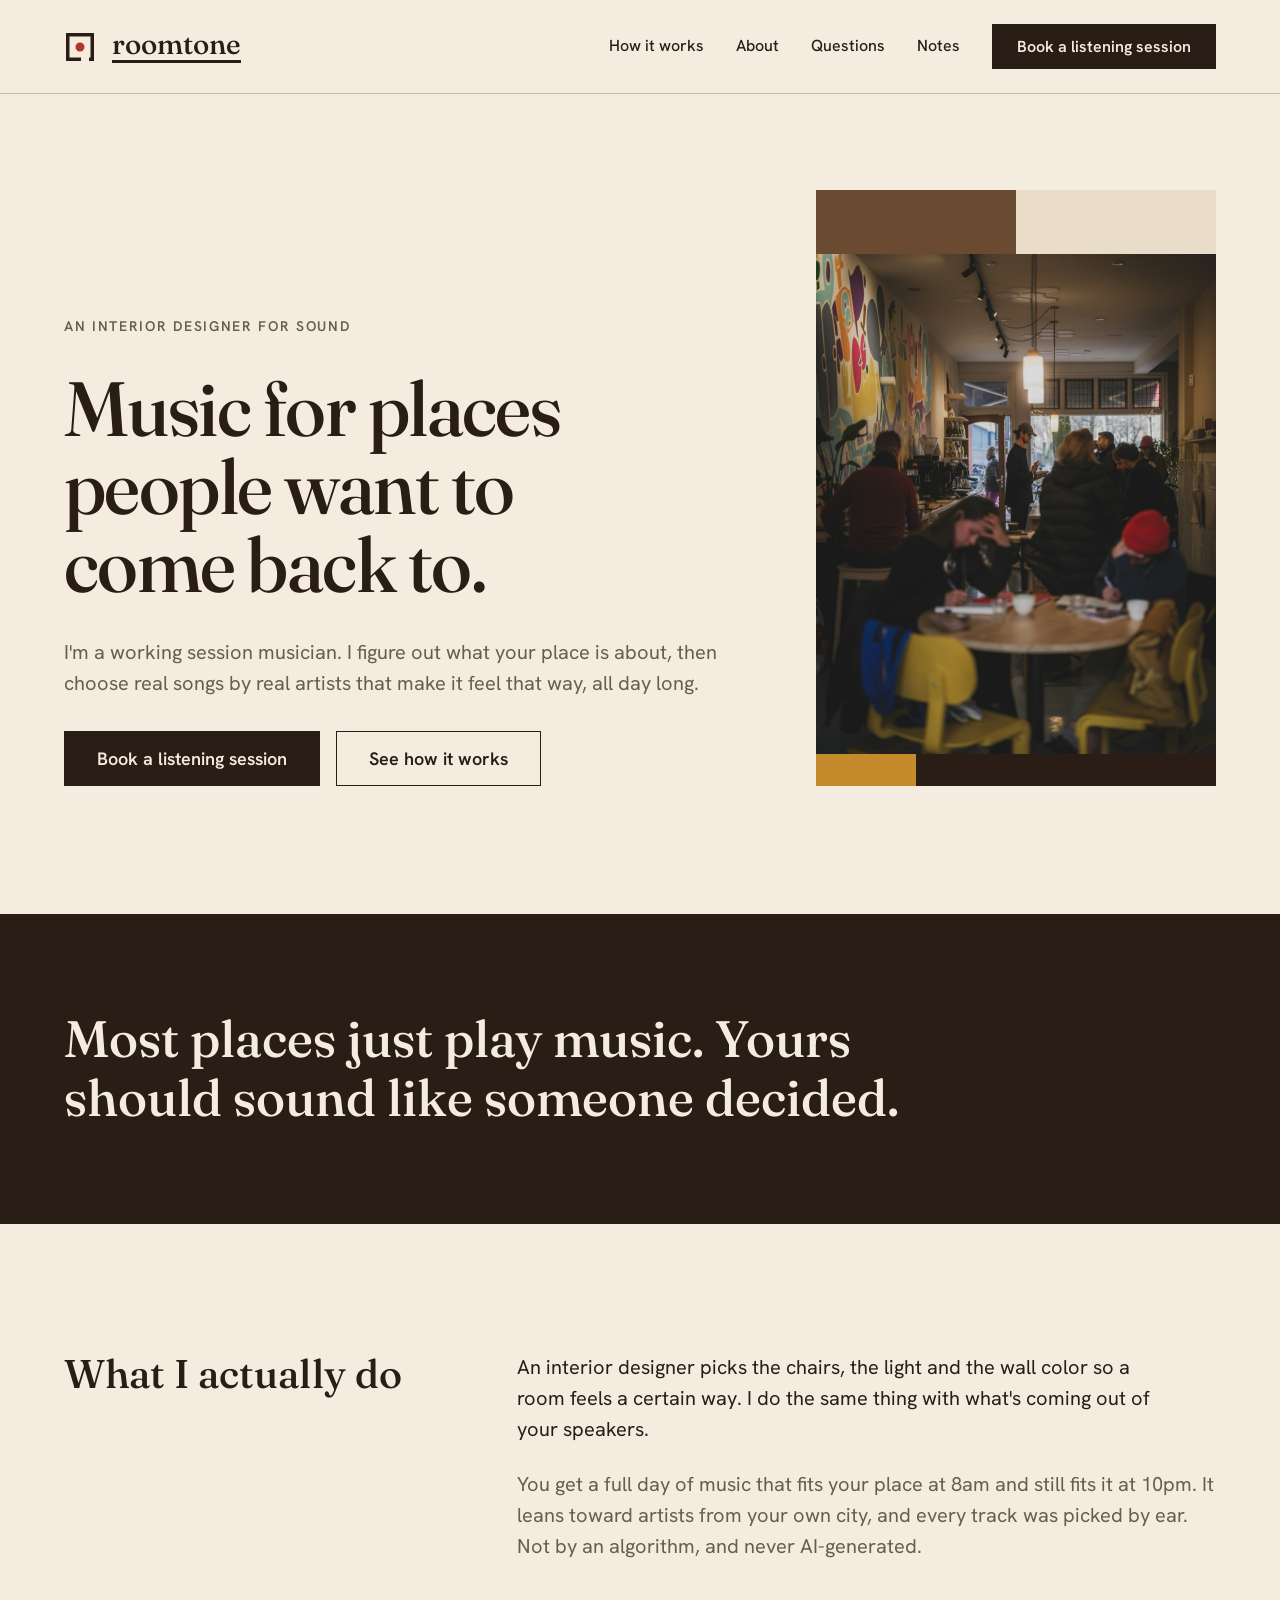
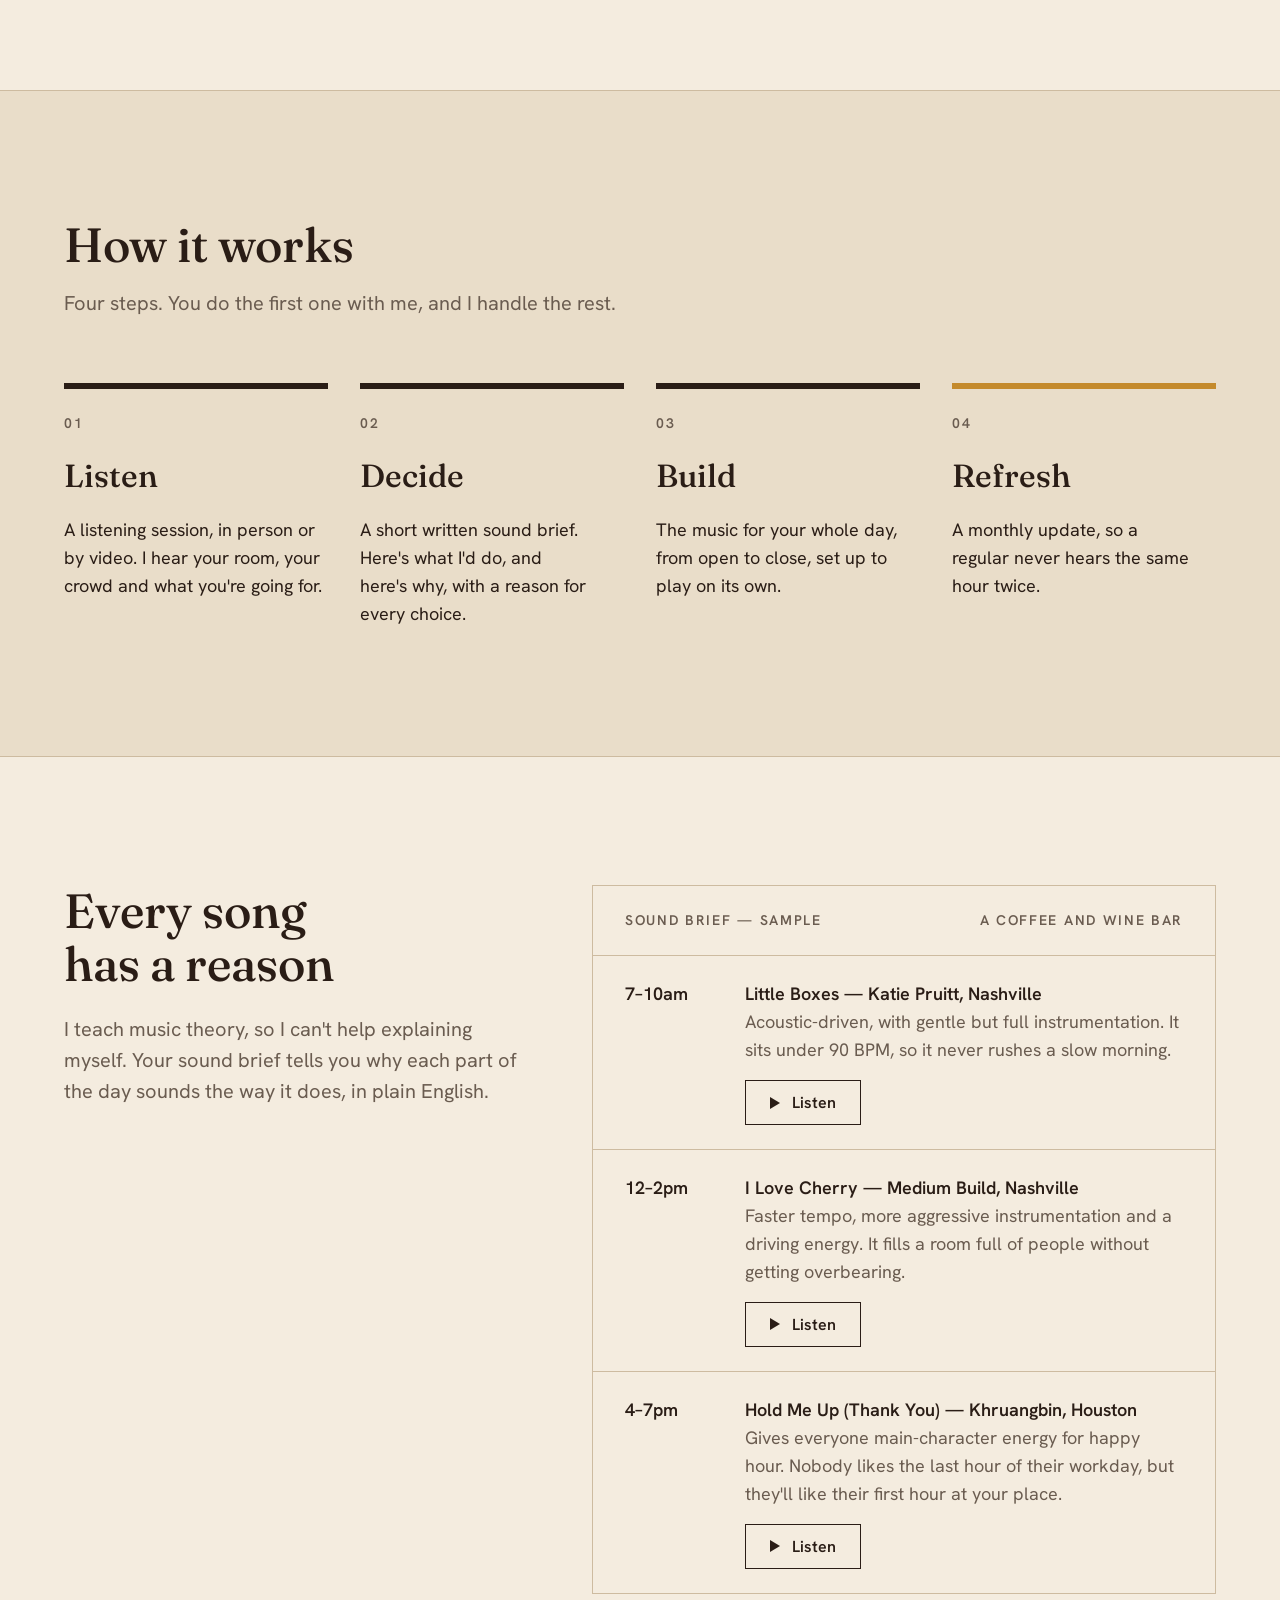
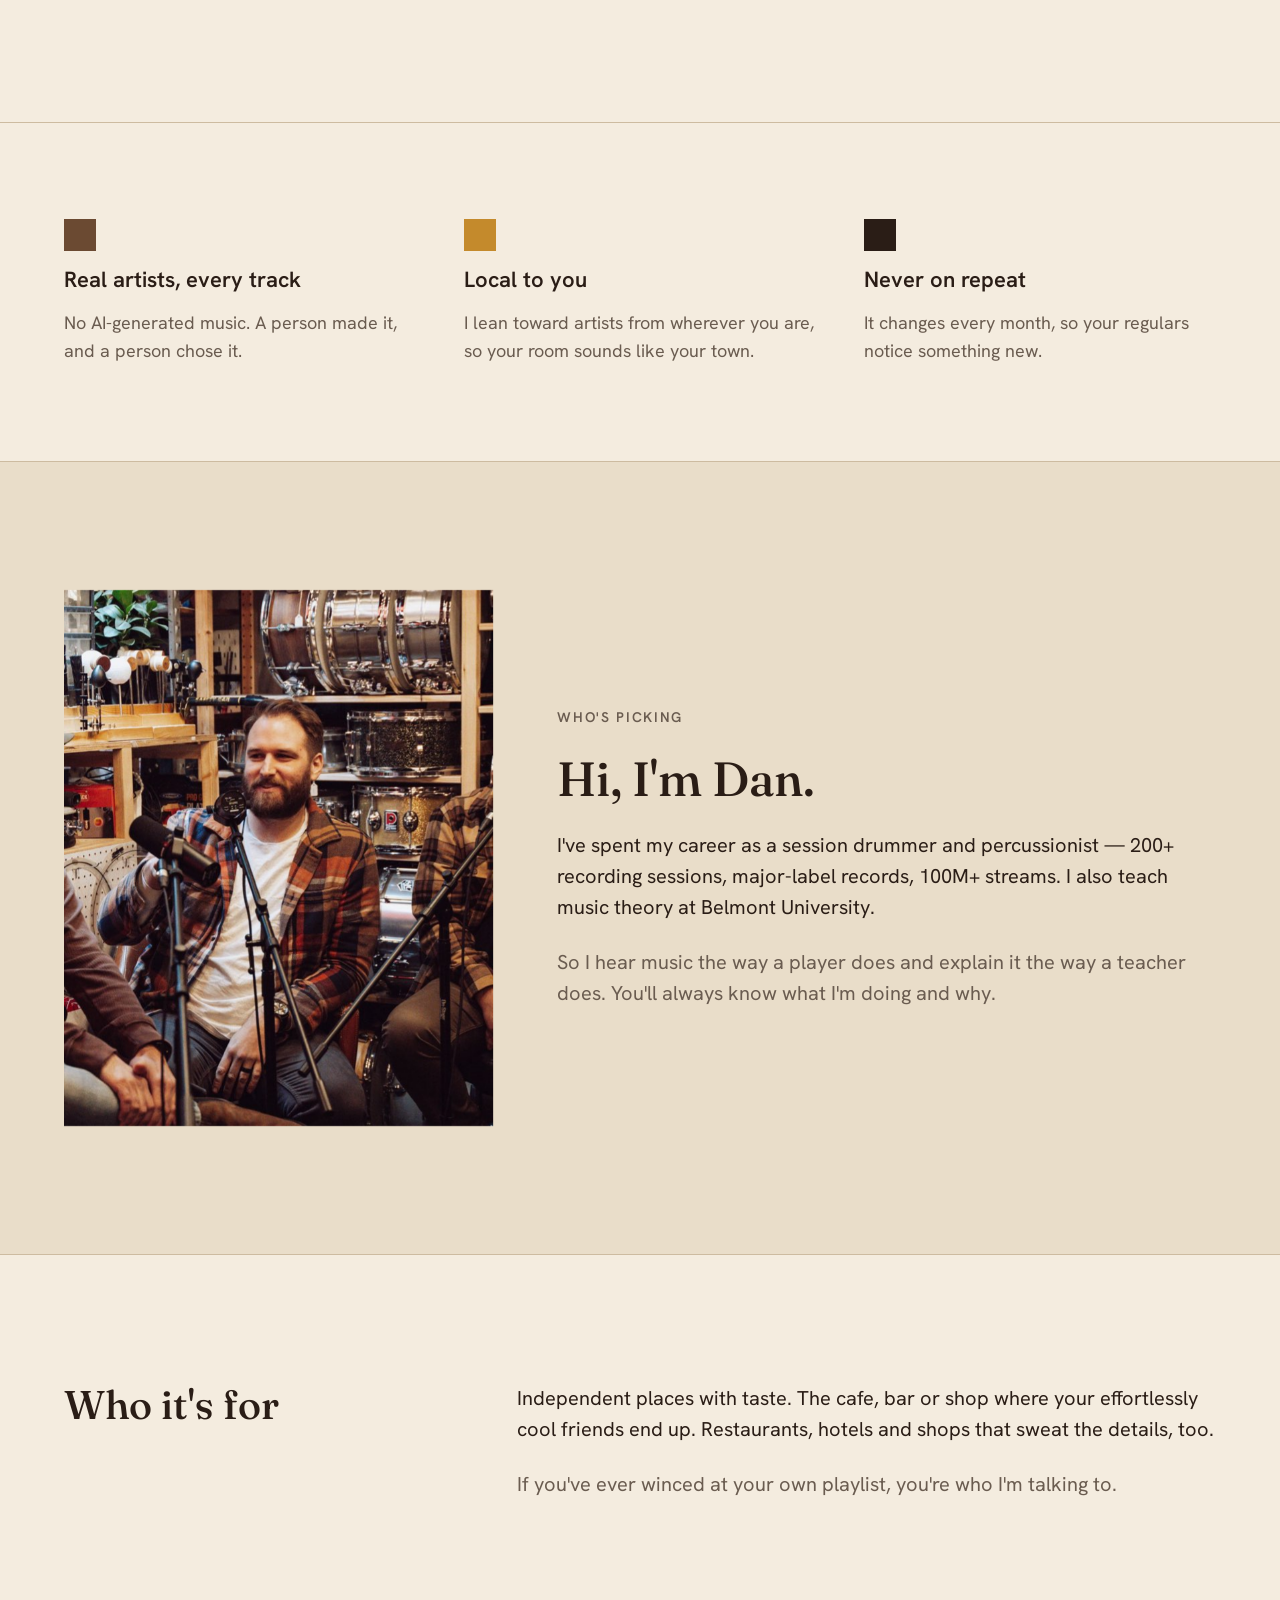
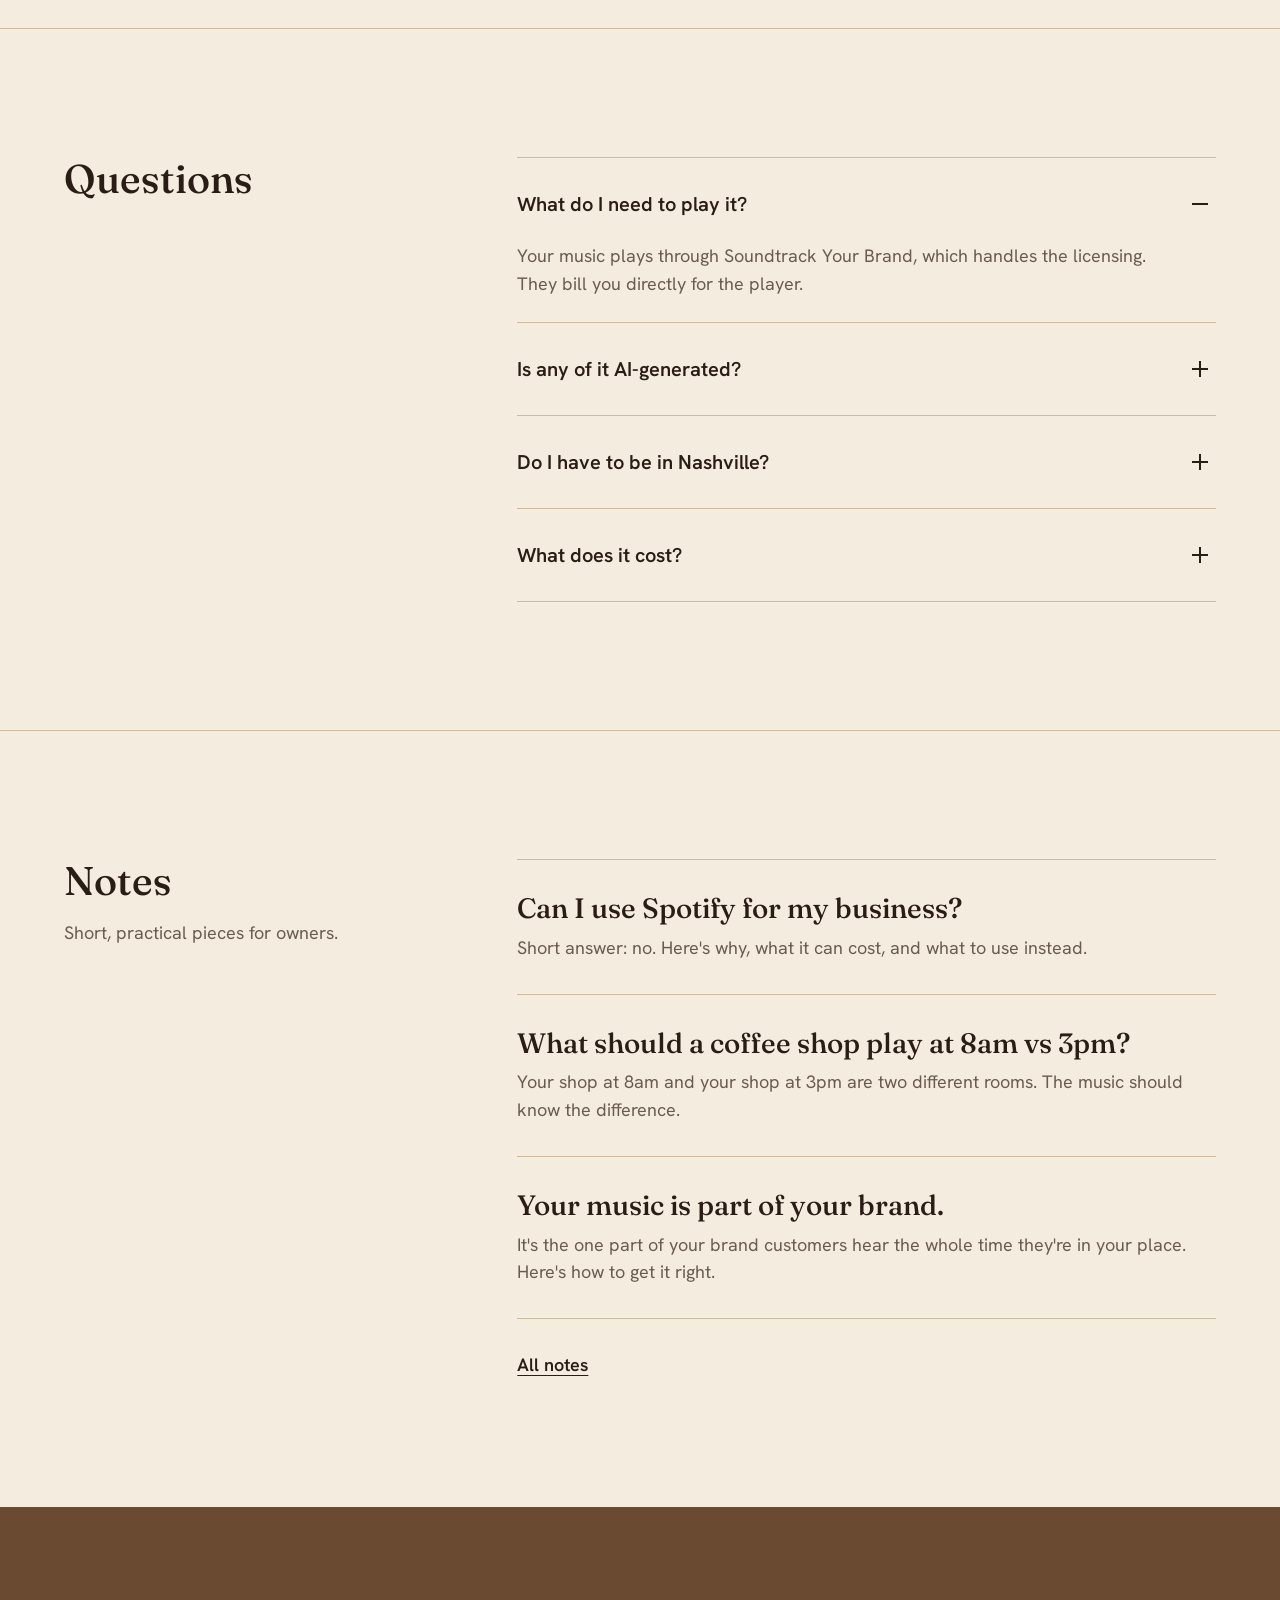
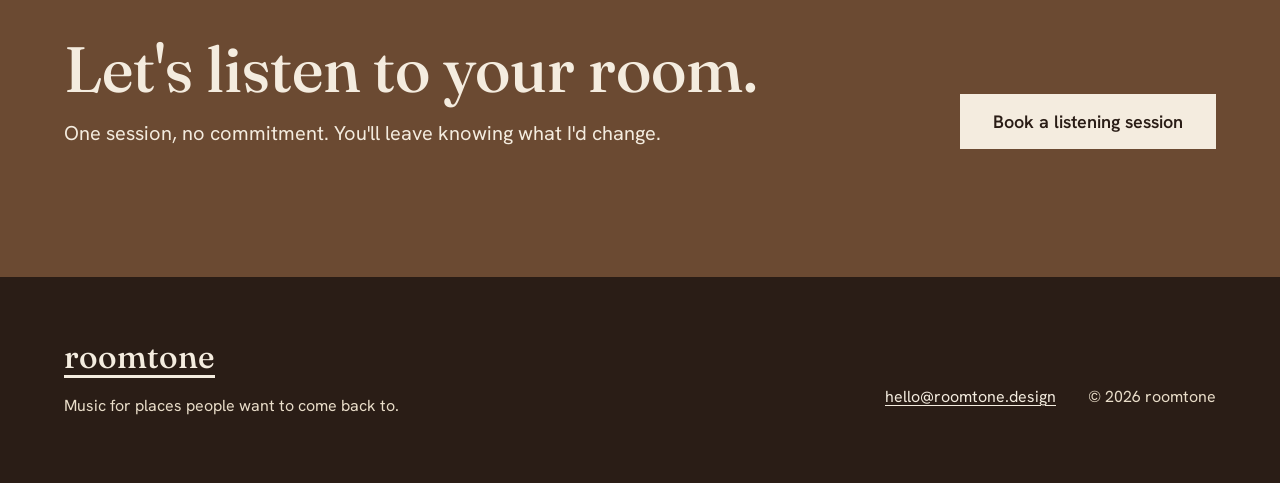
<file: site/index.html>
<!doctype html>
<html lang="en">
<head>
  <meta charset="utf-8">
  <meta name="viewport" content="width=device-width, initial-scale=1">
  <title>roomtone — Background music for cafes, bars and shops</title>
  <meta name="description" content="A Nashville session musician who picks the music for your cafe, bar or shop. Real songs by real artists, chosen for your room. Anywhere in the US.">
  <link rel="canonical" href="https://roomtone.design/">
  <!-- Link previews (iMessage, Instagram, LinkedIn, etc.) -->
  <meta property="og:site_name" content="roomtone">
  <meta property="og:type" content="website">
  <meta property="og:url" content="https://roomtone.design/">
  <meta property="og:title" content="roomtone — Background music for cafes, bars and shops">
  <meta property="og:description" content="A Nashville session musician who picks the music for your cafe, bar or shop. Real songs by real artists, chosen for your room. Anywhere in the US.">
  <meta property="og:image" content="https://roomtone.design/images/og-roomtone.jpg">
  <meta property="og:image:width" content="1200">
  <meta property="og:image:height" content="630">
  <meta property="og:image:alt" content="People talking and working in a busy, warmly lit cafe.">
  <meta name="twitter:card" content="summary_large_image">
  <meta name="color-scheme" content="light">
  <meta name="theme-color" content="#F4ECDF">
  <link rel="icon" href="favicon.svg" type="image/svg+xml">
  <link rel="apple-touch-icon" href="/apple-touch-icon.png">
  <link rel="preconnect" href="https://fonts.googleapis.com">
  <link rel="preconnect" href="https://fonts.gstatic.com" crossorigin>
  <link href="https://fonts.googleapis.com/css2?family=Fraunces:opsz,wght@9..144,500&family=Hanken+Grotesk:wght@400;500;600&display=swap" rel="stylesheet">
  <link rel="stylesheet" href="styles.css">
  <script src="js/site.js" defer></script>
  <script type="application/ld+json">
  {
    "@context": "https://schema.org",
    "@type": "ProfessionalService",
    "name": "roomtone",
    "url": "https://roomtone.design/",
    "logo": "https://roomtone.design/apple-touch-icon.png",
    "image": "https://roomtone.design/images/og-roomtone.jpg",
    "description": "A Nashville session musician who picks the music for your cafe, bar or shop. Real songs by real artists, chosen for your room. Anywhere in the US.",
    "slogan": "Music for places people want to come back to.",
    "founder": {
      "@type": "Person",
      "name": "Dan Kozlowski",
      "url": "https://roomtone.design/#about"
    },
    "areaServed": {
      "@type": "Country",
      "name": "United States"
    },
    "address": {
      "@type": "PostalAddress",
      "addressLocality": "Nashville",
      "addressRegion": "TN",
      "addressCountry": "US"
    }
  }
  </script>
</head>
<body>
  <a class="skip" href="#main">Skip to content</a>

  <header class="site-header">
    <div class="wrap">
      <a class="brand" href="/" aria-label="roomtone, home">
        <svg class="stamp" viewBox="0 0 32 32" aria-hidden="true" focusable="false"><path class="stamp__walls" d="M2 2h28v28H25v-3.5h1.5V5.5h-21v21H17V30H2z"/><circle class="stamp__dot" cx="16" cy="16" r="4.5"/></svg>
        <span class="wordmark">roomtone</span>
      </a>
      <nav class="nav" aria-label="Main">
        <a href="#how">How it works</a>
        <a href="#about">About</a>
        <a href="#faq">Questions</a>
        <a href="/notes/">Notes</a>
      </nav>
      <!-- Shortens to "Book" on phones; aria-label keeps the full name for screen readers. -->
      <a class="btn btn--solid btn--small header-cta" href="/book" aria-label="Book a listening session">Book<span class="hide-sm">&nbsp;a listening session</span></a>
    </div>
  </header>

  <main id="main" tabindex="-1">
    <section class="hero">
      <div class="wrap">
        <div class="hero__copy">
          <p class="eyebrow">An interior designer for sound</p>
          <h1>Music for places people want to come back to.</h1>
          <p class="hero__sub lede soft">I'm a working session musician. I figure out what your place is about, then choose real songs by real artists that make it feel that way, all day long.</p>
          <div class="actions">
            <a class="btn btn--solid" href="/book">Book a listening session</a>
            <a class="btn btn--line" href="#how">See how it works</a>
          </div>
        </div>
        <!-- Decorative: the photo is mood, not information, so alt="". Photo via Unsplash. -->
        <div class="blocks" aria-hidden="true">
          <div></div>
          <div></div>
          <div class="photo">
            <img src="images/hero-cafe-800.jpg"
                 srcset="images/hero-cafe-800.jpg 800w, images/hero-cafe-1200.jpg 1200w"
                 sizes="(max-width: 760px) 100vw, 440px"
                 width="1200" height="1600" alt="" fetchpriority="high">
          </div>
          <div></div>
          <div></div>
        </div>
      </div>
    </section>

    <section class="band--ink quote-band">
      <div class="wrap">
        <p class="quote" data-reveal="words">Most places just play music. Yours should sound like someone decided.</p>
      </div>
    </section>

    <section class="section">
      <div class="wrap split" data-reveal-stagger>
        <h2 class="h2 h2--sm">What I actually do</h2>
        <div class="stack lede measure">
          <p>An interior designer picks the chairs, the light and the wall color so a room feels a certain way. I do the same thing with what's coming out of your speakers.</p>
          <p class="soft">You get a full day of music that fits your place at 8am and still fits it at 10pm. It leans toward artists from your own city, and every track was picked by ear. Not by an algorithm, and never AI-generated.</p>
        </div>
      </div>
    </section>

    <section id="how" class="section band--plaster">
      <div class="wrap">
        <div class="stack stack--tight measure" data-reveal>
          <h2 class="h2">How it works</h2>
          <p class="lede soft">Four steps. You do the first one with me, and I handle the rest.</p>
        </div>
        <ol class="steps" data-reveal-stagger>
          <li class="step">
            <span class="step__num" aria-hidden="true">01</span>
            <h3>Listen</h3>
            <p>A listening session, in person or by video. I hear your room, your crowd and what you're going for.</p>
          </li>
          <li class="step">
            <span class="step__num" aria-hidden="true">02</span>
            <h3>Decide</h3>
            <p>A short written sound brief. Here's what I'd do, and here's why, with a reason for every choice.</p>
          </li>
          <li class="step">
            <span class="step__num" aria-hidden="true">03</span>
            <h3>Build</h3>
            <p>The music for your whole day, from open to close, set up to play on its own.</p>
          </li>
          <li class="step">
            <span class="step__num" aria-hidden="true">04</span>
            <h3>Refresh</h3>
            <p>A monthly update, so a regular never hears the same hour twice.</p>
          </li>
        </ol>
      </div>
    </section>

    <section class="section">
      <div class="wrap brief-wrap">
        <div class="stack" data-reveal>
          <h2 class="h2">Every song has a reason</h2>
          <p class="lede soft">I teach music theory, so I can't help explaining myself. Your sound brief tells you why each part of the day sounds the way it does, in plain English.</p>
        </div>
        <figure class="brief" aria-labelledby="brief-title" data-reveal>
          <figcaption class="brief__head eyebrow"><span id="brief-title">Sound brief — sample</span><span>A coffee and wine bar</span></figcaption>
          <ol class="brief__rows" data-reveal-stagger>
            <li class="brief__row" data-hours="7-10">
              <span class="brief__time">7–10am</span>
              <div class="brief__body">
                <div class="brief__track">Little Boxes — Katie Pruitt, Nashville</div>
                <div class="soft">Acoustic-driven, with gentle but full instrumentation. It sits under 90 BPM, so it never rushes a slow morning.</div>
                <div class="brief__listen" data-bandcamp-track="976748362" data-title="Little Boxes by Katie Pruitt">
                  <a href="https://katiepruitt.bandcamp.com/track/little-boxes">Listen on Bandcamp</a>
                </div>
              </div>
            </li>
            <li class="brief__row" data-hours="12-14">
              <span class="brief__time">12–2pm</span>
              <div class="brief__body">
                <div class="brief__track">I Love Cherry — Medium Build, Nashville</div>
                <div class="soft">Faster tempo, more aggressive instrumentation and a driving energy. It fills a room full of people without getting overbearing.</div>
                <!-- Bandcamp track ID is in the embed code: Share/Embed → "track=NNNN". Without JS this stays a plain link. -->
                <div class="brief__listen" data-bandcamp-track="3488199159" data-title="I Love Cherry by Medium Build">
                  <a href="https://mediumbuild.bandcamp.com/track/i-love-cherry">Listen on Bandcamp</a>
                </div>
              </div>
            </li>
            <li class="brief__row" data-hours="16-19">
              <span class="brief__time">4–7pm</span>
              <div class="brief__body">
                <div class="brief__track">Hold Me Up (Thank You) — Khruangbin, Houston</div>
                <div class="soft">Gives everyone main-character energy for happy hour. Nobody likes the last hour of their workday, but they'll like their first hour at your place.</div>
                <div class="brief__listen" data-bandcamp-track="161354274" data-title="Hold Me Up (Thank You) by Khruangbin">
                  <a href="https://khruangbin.bandcamp.com/track/hold-me-up-thank-you">Listen on Bandcamp</a>
                </div>
              </div>
            </li>
          </ol>
        </figure>
      </div>
    </section>

    <section class="rule-top">
      <div class="wrap">
        <h2 class="visually-hidden">What you can count on</h2>
        <div class="promises" data-reveal-stagger>
          <div class="promise">
            <span class="promise__swatch promise__swatch--walnut" aria-hidden="true"></span>
            <h3>Real artists, every track</h3>
            <p class="soft">No AI-generated music. A person made it, and a person chose it.</p>
          </div>
          <div class="promise">
            <span class="promise__swatch promise__swatch--ochre" aria-hidden="true"></span>
            <h3>Local to you</h3>
            <p class="soft">I lean toward artists from wherever you are, so your room sounds like your town.</p>
          </div>
          <div class="promise">
            <span class="promise__swatch promise__swatch--ink" aria-hidden="true"></span>
            <h3>Never on repeat</h3>
            <p class="soft">It changes every month, so your regulars notice something new.</p>
          </div>
        </div>
      </div>
    </section>

    <section id="about" class="section band--plaster about">
      <div class="wrap">
        <!-- Pre-cropped to 4:5 around Dan, so object-position isn't needed. -->
        <div class="photo" data-reveal="wipe">
          <img src="images/dan-640.jpg"
               srcset="images/dan-640.jpg 640w, images/dan-1100.jpg 1100w"
               sizes="(max-width: 760px) 100vw, 440px"
               width="1100" height="1375" loading="lazy"
               alt="Dan laughing mid-conversation in a drum shop, shelves of snare drums behind him.">
        </div>
        <div class="about__copy stack" data-reveal>
          <p class="eyebrow">Who's picking</p>
          <h2 class="h2">Hi, I'm Dan.</h2>
          <p class="lede">I've spent my career as a session drummer and percussionist — 200+ recording sessions, major-label records, 100M+ streams. I also teach music theory at Belmont University.</p>
          <p class="lede soft">So I hear music the way a player does and explain it the way a teacher does. You'll always know what I'm doing and why.</p>
        </div>
      </div>
    </section>

    <section class="section">
      <div class="wrap split" data-reveal-stagger>
        <h2 class="h2 h2--sm">Who it's for</h2>
        <div class="stack lede measure">
          <p>Independent places with taste. The cafe, bar or shop where your effortlessly cool friends end up. Restaurants, hotels and shops that sweat the details, too.</p>
          <p class="soft">If you've ever winced at your own playlist, you're who I'm talking to.</p>
        </div>
      </div>
    </section>

    <section id="faq" class="section rule-top">
      <div class="wrap split" data-reveal-stagger>
        <h2 class="h2 h2--sm">Questions</h2>
        <div class="faq measure">
          <details open>
            <summary>What do I need to play it?</summary>
            <!-- TODO: confirm licensing wording with Soundtrack before launch -->
            <p>Your music plays through Soundtrack Your Brand, which handles the licensing. They bill you directly for the player.</p>
          </details>
          <details>
            <summary>Is any of it AI-generated?</summary>
            <p>No. I pick every artist myself, and they're all humans.</p>
          </details>
          <details>
            <summary>Do I have to be in Nashville?</summary>
            <p>Not at all. I work with places anywhere in the US and lean toward artists from your city.</p>
          </details>
          <details>
            <summary>What does it cost?</summary>
            <!-- TODO: pricing is paused until owner conversations -->
            <p>Every place is different, so it starts with a conversation.</p>
          </details>
        </div>
      </div>
    </section>

    <section class="section rule-top">
      <div class="wrap split" data-reveal-stagger>
        <div class="stack stack--tight">
          <h2 class="h2 h2--sm">Notes</h2>
          <p class="soft">Short, practical pieces for owners.</p>
        </div>
        <div>
          <!-- Newest first, up to three. Keep in step with site/notes/index.html. -->
          <ol class="note-list">
            <li>
              <a href="/notes/can-i-use-spotify-for-my-business">
                <span class="note-list__title">Can I use Spotify for my business?</span>
                <span class="note-list__dek">Short answer: no. Here's why, what it can cost, and what to use instead.</span>
              </a>
            </li>
            <li>
              <a href="/notes/what-should-a-coffee-shop-play-at-8am-vs-3pm">
                <span class="note-list__title">What should a coffee shop play at 8am vs 3pm?</span>
                <span class="note-list__dek">Your shop at 8am and your shop at 3pm are two different rooms. The music should know the difference.</span>
              </a>
            </li>
            <li>
              <a href="/notes/your-music-is-part-of-your-brand">
                <span class="note-list__title">Your music is part of your brand.</span>
                <span class="note-list__dek">It's the one part of your brand customers hear the whole time they're in your place. Here's how to get it right.</span>
              </a>
            </li>
          </ol>
          <p class="notes-all"><a href="/notes/">All notes</a></p>
        </div>
      </div>
    </section>

    <section class="section band--walnut cta">
      <div class="wrap" data-reveal-stagger>
        <div class="stack stack--tight cta__copy">
          <h2>Let's listen to your room.</h2>
          <p class="lede">One session, no commitment. You'll leave knowing what I'd change.</p>
        </div>
        <a class="btn btn--light" href="/book">Book a listening session</a>
      </div>
    </section>
  </main>

  <footer class="site-footer">
    <div class="wrap">
      <div class="footer-brand">
        <span class="wordmark">roomtone</span>
        <span>Music for places people want to come back to.</span>
      </div>
      <div class="footer-links">
        <a href="mailto:hello@roomtone.design">hello@roomtone.design</a>
        <span>© <span data-year>2026</span> roomtone</span>
      </div>
    </div>
  </footer>
</body>
</html>
</file>
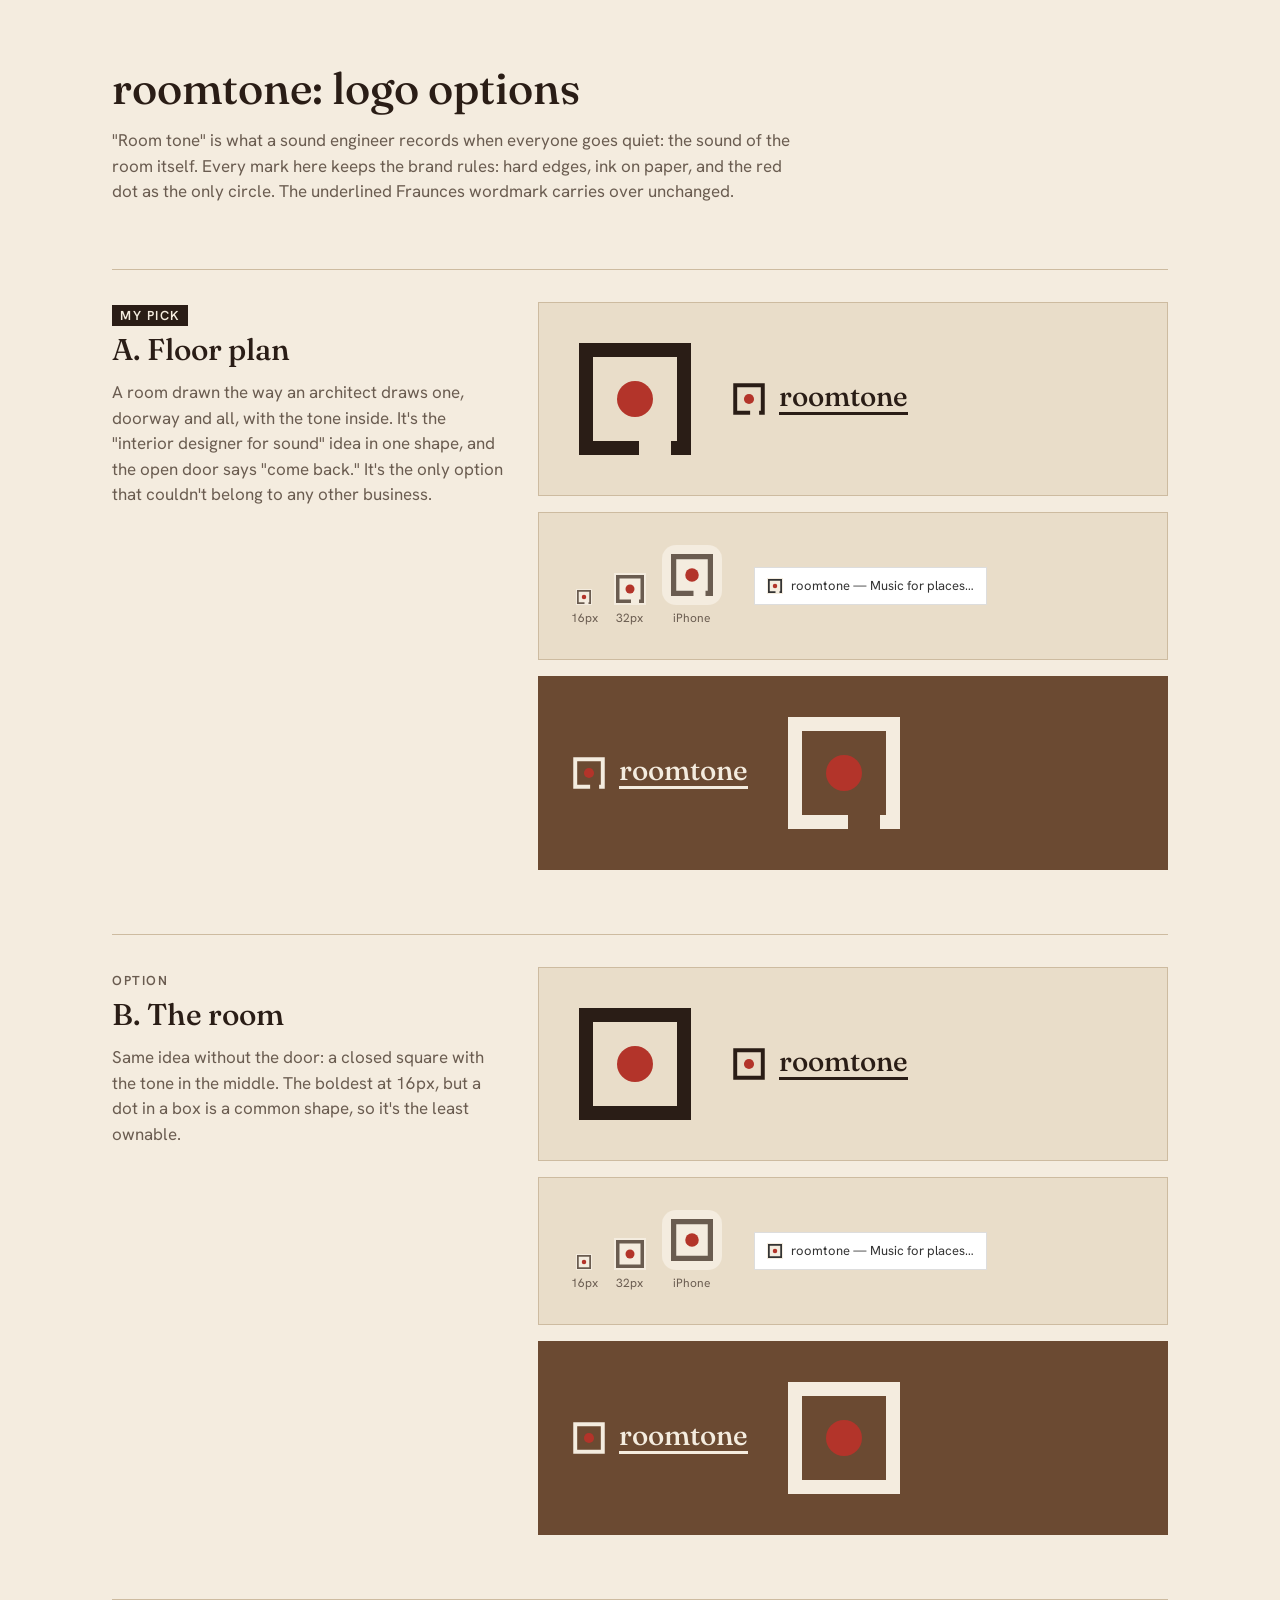
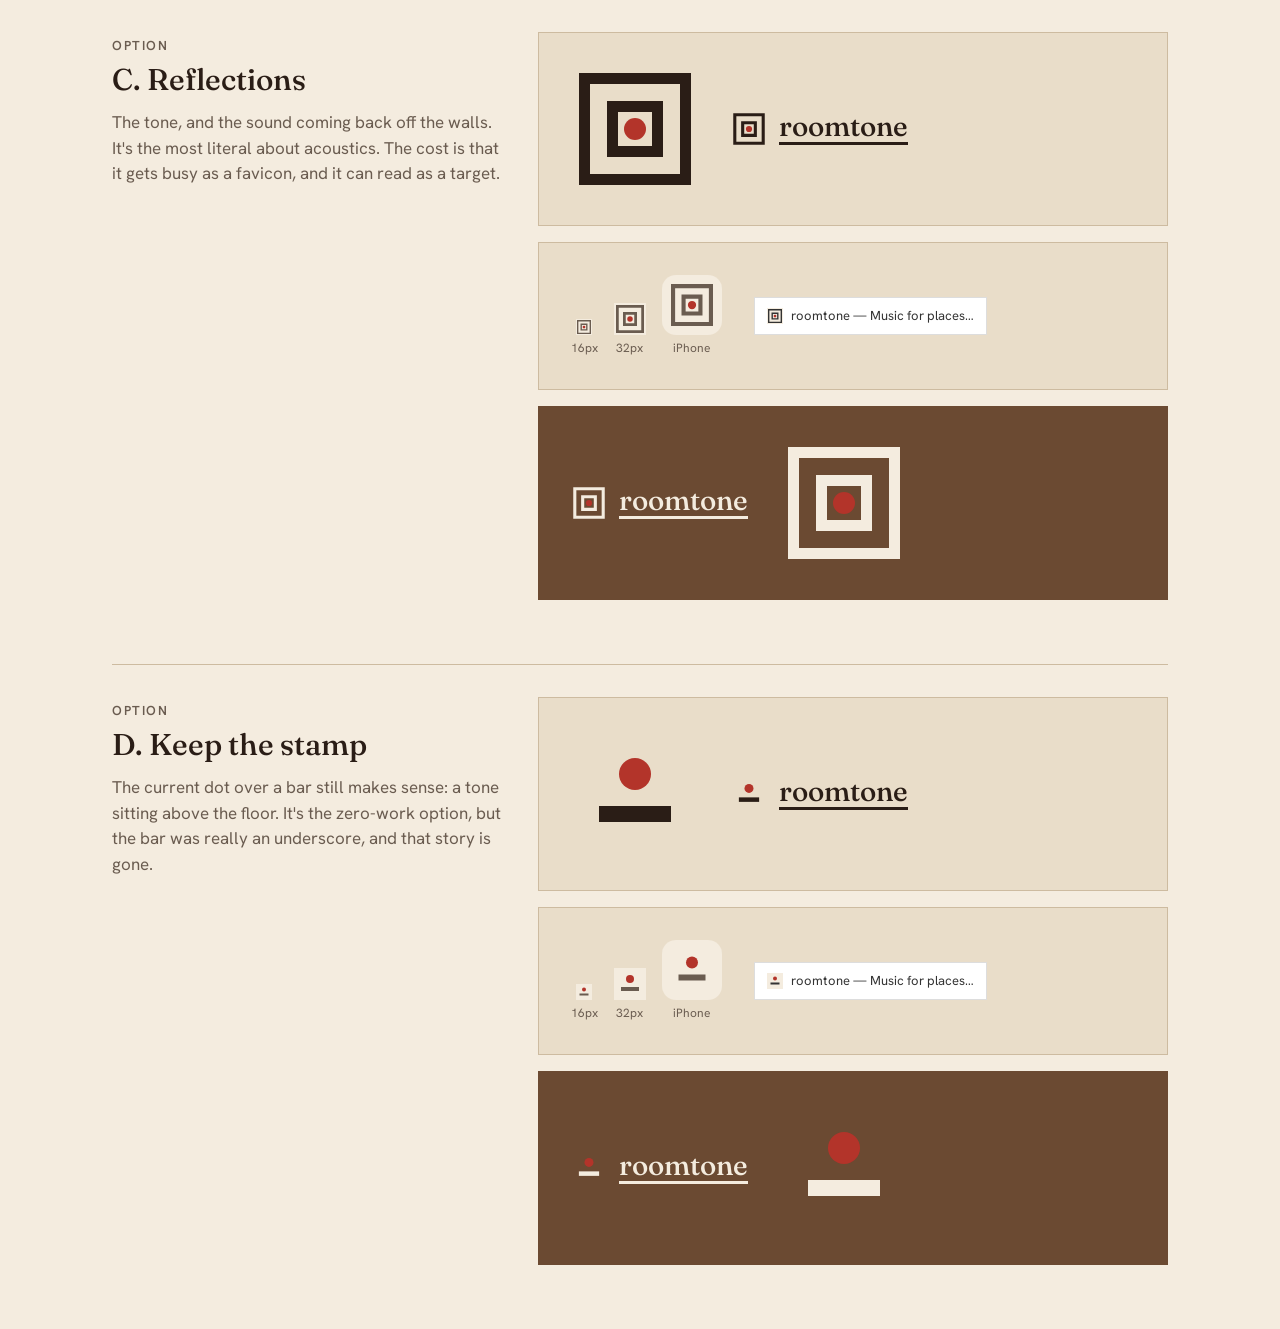
<file: brand/roomtone-logo.html>
<!doctype html>
<!-- Logo options for the roomtone rename. Lives outside site/, so it's never published.
     Open it straight from Finder, or in the preview. -->
<html lang="en">
<head>
  <meta charset="utf-8">
  <meta name="viewport" content="width=device-width, initial-scale=1">
  <title>roomtone logo options</title>
  <link rel="preconnect" href="https://fonts.googleapis.com">
  <link rel="preconnect" href="https://fonts.gstatic.com" crossorigin>
  <link href="https://fonts.googleapis.com/css2?family=Fraunces:opsz,wght@9..144,500&family=Hanken+Grotesk:wght@400;500;600&display=swap" rel="stylesheet">
  <style>
    :root {
      --paper: #F4ECDF; --plaster: #E9DDC9; --line: #CDBBA0; --ink: #2A1D16;
      --ink-soft: #6A5C50; --walnut: #6B4A32; --ochre: #C48A2C; --signal: #B3342A;
      --serif: "Fraunces", Georgia, serif; --sans: "Hanken Grotesk", system-ui, sans-serif;
    }
    * { box-sizing: border-box; margin: 0; }
    body { background: var(--paper); color: var(--ink); font-family: var(--sans); font-size: 17px; line-height: 1.5; }
    .wrap { max-width: 1120px; margin: 0 auto; padding: 64px 32px; }
    h1 { font-family: var(--serif); font-weight: 500; font-size: 44px; line-height: 1.1; }
    h2 { font-family: var(--serif); font-weight: 500; font-size: 30px; }
    .intro { max-width: 40em; margin-top: 16px; color: var(--ink-soft); }
    .option { border-top: 1px solid var(--line); margin-top: 64px; padding-top: 32px; display: grid; gap: 32px; grid-template-columns: 1fr 1.6fr; }
    .option p { color: var(--ink-soft); margin-top: 8px; max-width: 28em; }
    .tag { font-size: 13px; font-weight: 600; letter-spacing: 0.12em; text-transform: uppercase; color: var(--ink-soft); }
    .tag--pick { color: var(--paper); background: var(--ink); padding: 2px 8px; }
    .demo { display: grid; gap: 16px; }
    .row { display: flex; align-items: center; gap: 32px; flex-wrap: wrap; padding: 32px; background: var(--plaster); border: 1px solid var(--line); }
    .row--dark { background: var(--walnut); border-color: var(--walnut); color: var(--paper); }
    .big svg { width: 128px; height: 128px; display: block; }
    .lockup { display: flex; align-items: center; gap: 12px; }
    .lockup svg { width: 36px; height: 36px; }
    .wordmark { font-family: var(--serif); font-weight: 500; font-size: 28px; line-height: 1; border-bottom: 3px solid currentColor; padding-bottom: 2px; }
    .favs { display: flex; align-items: end; gap: 16px; }
    .favs svg { display: block; }
    .favs figure { display: grid; justify-items: center; gap: 4px; font-size: 12px; color: var(--ink-soft); }
    .row--dark .favs figure { color: var(--plaster); }
    .tab { display: flex; align-items: center; gap: 8px; background: #fff; padding: 8px 12px; font-size: 13px; color: #333; border: 1px solid #ddd; }
    .ios { width: 60px; height: 60px; border-radius: 14px; overflow: hidden; }
    .ios svg { width: 60px; height: 60px; }
    /* Mark parts: walls follow the text color, so they flip to paper on dark. */
    .walls { fill: currentColor; }
    .dot { fill: var(--signal); }
    @media (max-width: 760px) { .option { grid-template-columns: 1fr; } }
  </style>
</head>
<body>
  <svg width="0" height="0" aria-hidden="true" style="position:absolute">
    <defs>
      <!-- A: Floor plan. A room drawn the way an architect would, with a doorway, and the tone inside. -->
      <symbol id="mark-a" viewBox="0 0 32 32">
        <path class="walls" d="M2 2h28v28H25v-3.5h1.5V5.5h-21v21H17V30H2z"/>
        <circle class="dot" cx="16" cy="16" r="4.5"/>
      </symbol>
      <!-- B: The room. Closed square, tone in the middle. Simplest; strongest at tiny sizes. -->
      <symbol id="mark-b" viewBox="0 0 32 32">
        <path class="walls" d="M2 2h28v28H2zM5.5 5.5v21h21v-21z" fill-rule="evenodd"/>
        <circle class="dot" cx="16" cy="16" r="4.5"/>
      </symbol>
      <!-- C: Reflections. The tone, and the sound coming back off the walls. -->
      <symbol id="mark-c" viewBox="0 0 32 32">
        <path class="walls" d="M2 2h28v28H2zM4.75 4.75v22.5h22.5V4.75z M9 9h14v14H9zM11.75 11.75v8.5h8.5v-8.5z" fill-rule="evenodd"/>
        <circle class="dot" cx="16" cy="16" r="2.75"/>
      </symbol>
      <!-- D: Keep the current stamp. It still works: the tone, above the floor. -->
      <symbol id="mark-d" viewBox="0 0 32 32">
        <circle class="dot" cx="16" cy="11" r="4"/>
        <rect class="walls" x="7" y="19" width="18" height="4"/>
      </symbol>
    </defs>
  </svg>

  <div class="wrap">
    <h1>roomtone: logo options</h1>
    <p class="intro">"Room tone" is what a sound engineer records when everyone goes quiet: the sound of the room itself. Every mark here keeps the brand rules: hard edges, ink on paper, and the red dot as the only circle. The underlined Fraunces wordmark carries over unchanged.</p>

    <section class="option">
      <div>
        <span class="tag tag--pick">My pick</span>
        <h2>A. Floor plan</h2>
        <p>A room drawn the way an architect draws one, doorway and all, with the tone inside. It's the "interior designer for sound" idea in one shape, and the open door says "come back." It's the only option that couldn't belong to any other business.</p>
      </div>
      <div class="demo" data-mark="a"></div>
    </section>

    <section class="option">
      <div>
        <span class="tag">Option</span>
        <h2>B. The room</h2>
        <p>Same idea without the door: a closed square with the tone in the middle. The boldest at 16px, but a dot in a box is a common shape, so it's the least ownable.</p>
      </div>
      <div class="demo" data-mark="b"></div>
    </section>

    <section class="option">
      <div>
        <span class="tag">Option</span>
        <h2>C. Reflections</h2>
        <p>The tone, and the sound coming back off the walls. It's the most literal about acoustics. The cost is that it gets busy as a favicon, and it can read as a target.</p>
      </div>
      <div class="demo" data-mark="c"></div>
    </section>

    <section class="option">
      <div>
        <span class="tag">Option</span>
        <h2>D. Keep the stamp</h2>
        <p>The current dot over a bar still makes sense: a tone sitting above the floor. It's the zero-work option, but the bar was really an underscore, and that story is gone.</p>
      </div>
      <div class="demo" data-mark="d"></div>
    </section>
  </div>

  <template id="demo">
    <div class="row">
      <div class="big"><svg><use href=""/></svg></div>
      <div class="lockup"><svg><use href=""/></svg><span class="wordmark">roomtone</span></div>
    </div>
    <div class="row">
      <div class="favs">
        <figure><svg width="16" height="16"><rect width="16" height="16" fill="#F4ECDF"/><use href="" width="16" height="16"/></svg>16px</figure>
        <figure><svg width="32" height="32"><rect width="32" height="32" fill="#F4ECDF"/><use href=""/></svg>32px</figure>
        <figure><span class="ios"><svg viewBox="-4 -4 40 40"><rect x="-4" y="-4" width="40" height="40" fill="#F4ECDF"/><use href="" width="32" height="32"/></svg></span>iPhone</figure>
      </div>
      <div class="tab"><svg width="16" height="16"><rect width="16" height="16" fill="#F4ECDF"/><use href="" width="16" height="16"/></svg>roomtone — Music for places…</div>
    </div>
    <div class="row row--dark">
      <div class="lockup"><svg><use href=""/></svg><span class="wordmark">roomtone</span></div>
      <div class="big"><svg><use href=""/></svg></div>
    </div>
  </template>

  <script>
    // Fill each option with the same set of demos, pointed at its mark.
    const tpl = document.getElementById('demo');
    document.querySelectorAll('.demo').forEach(demo => {
      const copy = tpl.content.cloneNode(true);
      copy.querySelectorAll('use').forEach(u => u.setAttribute('href', `#mark-${demo.dataset.mark}`));
      demo.append(copy);
    });
  </script>
</body>
</html>
</file>
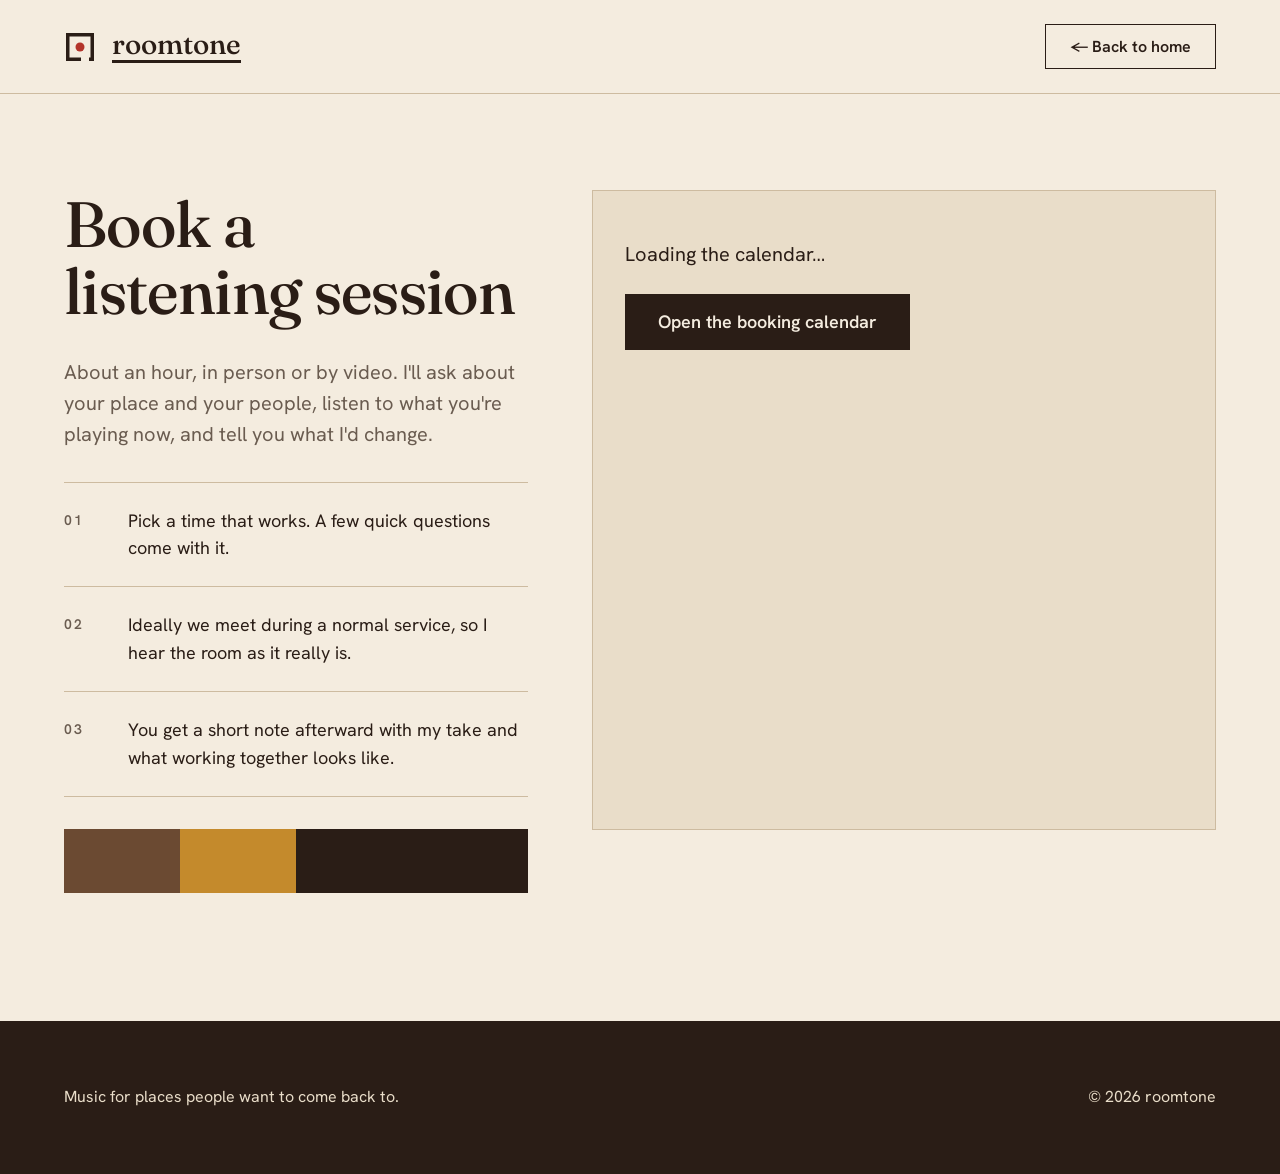
<file: site/book.html>
<!doctype html>
<html lang="en">
<head>
  <meta charset="utf-8">
  <meta name="viewport" content="width=device-width, initial-scale=1">
  <title>Book a listening session — roomtone</title>
  <meta name="description" content="Book a listening session: about an hour, in person or by video. I'll listen to your room and tell you what I'd change.">
  <link rel="canonical" href="https://roomtone.design/book">
  <!-- Link previews (iMessage, Instagram, LinkedIn, etc.) -->
  <meta property="og:site_name" content="roomtone">
  <meta property="og:type" content="website">
  <meta property="og:url" content="https://roomtone.design/book">
  <meta property="og:title" content="Book a listening session">
  <meta property="og:description" content="Book a listening session: about an hour, in person or by video. I'll listen to your room and tell you what I'd change.">
  <meta property="og:image" content="https://roomtone.design/images/og-roomtone.jpg">
  <meta property="og:image:width" content="1200">
  <meta property="og:image:height" content="630">
  <meta property="og:image:alt" content="People talking and working in a busy, warmly lit cafe.">
  <meta name="twitter:card" content="summary_large_image">
  <meta name="color-scheme" content="light">
  <meta name="theme-color" content="#F4ECDF">
  <link rel="icon" href="favicon.svg" type="image/svg+xml">
  <link rel="apple-touch-icon" href="/apple-touch-icon.png">
  <link rel="preconnect" href="https://fonts.googleapis.com">
  <link rel="preconnect" href="https://fonts.gstatic.com" crossorigin>
  <link href="https://fonts.googleapis.com/css2?family=Fraunces:opsz,wght@9..144,500&family=Hanken+Grotesk:wght@400;500;600&display=swap" rel="stylesheet">
  <link rel="stylesheet" href="styles.css">
  <script src="js/site.js" defer></script>
  <script src="js/book.js" defer></script>
</head>
<body>
  <a class="skip" href="#main">Skip to content</a>

  <header class="site-header">
    <div class="wrap">
      <a class="brand" href="/" aria-label="roomtone, home">
        <svg class="stamp" viewBox="0 0 32 32" aria-hidden="true" focusable="false"><path class="stamp__walls" d="M2 2h28v28H25v-3.5h1.5V5.5h-21v21H17V30H2z"/><circle class="stamp__dot" cx="16" cy="16" r="4.5"/></svg>
        <span class="wordmark">roomtone</span>
      </a>
      <a class="btn btn--line btn--small header-cta" href="/"><span aria-hidden="true">←&nbsp;</span>Back to home</a>
    </div>
  </header>

  <main id="main" class="book" tabindex="-1">
    <div class="wrap">
      <div class="book__intro">
        <h1>Book a listening session</h1>
        <p class="lede soft">About an hour, in person or by video. I'll ask about your place and your people, listen to what you're playing now, and tell you what I'd change.</p>
        <h2 class="visually-hidden">What to expect</h2>
        <ol class="expect">
          <li class="expect__row"><span class="step__num" aria-hidden="true">01</span><span>Pick a time that works. A few quick questions come with it.</span></li>
          <li class="expect__row"><span class="step__num" aria-hidden="true">02</span><span>Ideally we meet during a normal service, so I hear the room as it really is.</span></li>
          <li class="expect__row"><span class="step__num" aria-hidden="true">03</span><span>You get a short note afterward with my take and what working together looks like.</span></li>
        </ol>
        <div class="mini-blocks" aria-hidden="true"><div></div><div></div><div></div></div>
      </div>

      <!-- Cal.com inline embed (js/book.js). The plain link works without JS and stays until the calendar is ready. -->
      <section class="scheduler" aria-labelledby="scheduler-title">
        <h2 id="scheduler-title" class="visually-hidden">Pick a time</h2>
        <div class="scheduler__fallback" id="cal-fallback">
          <p class="lede" id="cal-status" role="status">Booking runs through Cal.com.</p>
          <a class="btn btn--solid" href="https://cal.com/dmkozlowski/listening-session">Open the booking calendar</a>
        </div>
        <div id="cal-inline"></div>
      </section>
    </div>
  </main>

  <footer class="site-footer">
    <div class="wrap">
      <span>Music for places people want to come back to.</span>
      <span>© <span data-year>2026</span> roomtone</span>
    </div>
  </footer>
</body>
</html>
</file>
<file: site/styles.css>
/* roomtone — site styles
   Brand rules (from the one-sheet):
   - Hard edges, no border-radius (the stamp dot is the one circle).
   - Everything sits on a 32px grid; 8/16 are allowed as half-steps inside components.
   - Red (--signal) appears once per page, kept small. Currently: the stamp dot in the header.
   - Ochre (--ochre) is for fills only. It fails text contrast on cream — never use it for text.
   - Fraunces Medium for the name and big statements; Hanken Grotesk for everything else.
*/

:root {
  --paper: #F4ECDF;
  --plaster: #E9DDC9;
  --line: #CDBBA0;
  --ink: #2A1D16;
  --ink-soft: #6A5C50;
  --walnut: #6B4A32;
  --ochre: #C48A2C;
  --signal: #B3342A;

  --serif: 'Fraunces', Georgia, serif;
  --sans: 'Hanken Grotesk', system-ui, sans-serif;

  --max: 1216px;
  --gutter: 32px;
  --section: 128px;

  /* Focus ring color. Dark bands flip it to paper so it stays visible. */
  --focus: var(--ink);

  /* Motion: quick to start, slow to settle. Nothing bounces. */
  --ease: cubic-bezier(0.2, 0.7, 0.2, 1);
}

*, *::before, *::after { box-sizing: border-box; }

@media (prefers-reduced-motion: no-preference) {
  html { scroll-behavior: smooth; }
}

body {
  margin: 0;
  background: var(--paper);
  color: var(--ink);
  font-family: var(--sans);
  font-size: 18px;
  line-height: 1.55;
  -webkit-font-smoothing: antialiased;
}

/* The `hidden` attribute should always win, even over display: flex. */
[hidden] { display: none !important; }

a {
  color: var(--ink);
  text-decoration-thickness: 1px;
  text-underline-offset: 0.2em;
}
a:hover { color: var(--walnut); text-decoration-thickness: 2px; }

img { max-width: 100%; display: block; }

h1, h2, h3, p, figure { margin: 0; }
h1, h2, h3, .quote { text-wrap: balance; }
p { text-wrap: pretty; }

::selection { background: var(--ochre); color: var(--ink); }

/* Anchor jumps land with a little breathing room. */
[id] { scroll-margin-top: 32px; }

.serif { font-family: var(--serif); font-weight: 500; }

.wrap {
  max-width: var(--max);
  margin: 0 auto;
  padding-inline: var(--gutter);
}

.eyebrow {
  font-size: 14px;
  font-weight: 600;
  letter-spacing: 0.12em;
  text-transform: uppercase;
  color: var(--ink-soft);
}

.lede { font-size: 20px; }
.soft { color: var(--ink-soft); }
.measure { max-width: 40em; }

/* Readable by screen readers, invisible on screen. */
.visually-hidden {
  position: absolute;
  width: 1px; height: 1px;
  margin: -1px; padding: 0;
  overflow: hidden;
  clip: rect(0 0 0 0);
  white-space: nowrap;
  border: 0;
}

.skip {
  position: absolute; left: -9999px; top: 0;
  background: var(--ink); color: var(--paper); padding: 12px 16px;
  --focus: var(--ink);
}
.skip:focus { left: 16px; top: 16px; z-index: 10; color: var(--paper); }

:focus-visible { outline: 2px solid var(--focus); outline-offset: 3px; }
/* <main> takes focus from the skip link; no ring needed on the whole page. */
main:focus { outline: none; }

/* ---------- Buttons ---------- */
.btn {
  display: inline-flex;
  align-items: center;
  justify-content: center;
  min-height: 52px;
  padding: 16px 32px;
  font: inherit;
  font-weight: 600;
  line-height: 1.2;
  text-align: center;
  text-decoration: none;
  border: 1px solid var(--ink);
  border-radius: 0;
  cursor: pointer;
}
@media (prefers-reduced-motion: no-preference) {
  .btn { transition: background-color 0.15s, border-color 0.15s, color 0.15s, transform 0.1s; }
  .btn:active { transform: translateY(1px); }
}
.btn:hover { text-decoration: none; }
.btn--solid { background: var(--ink); color: var(--paper); }
.btn--solid:hover { background: var(--walnut); border-color: var(--walnut); color: var(--paper); }
.btn--line { background: transparent; color: var(--ink); }
.btn--line:hover { background: var(--plaster); color: var(--ink); }
.btn--light { background: var(--paper); color: var(--ink); border-color: var(--paper); }
.btn--light:hover { background: var(--plaster); border-color: var(--plaster); color: var(--ink); }
.btn--small { min-height: 44px; padding: 12px 24px; font-size: 16px; }

/* ---------- Header ---------- */
.site-header { border-bottom: 1px solid var(--line); }
.site-header .wrap {
  display: flex;
  flex-wrap: wrap;
  align-items: center;
  justify-content: space-between;
  gap: 16px 32px;
  padding-block: 24px;
}

.brand {
  display: flex;
  align-items: center;
  gap: 16px;
  min-height: 44px;
  text-decoration: none;
}
/* The mark: a floor plan of a room, doorway and all, with the tone (red dot) inside. */
.stamp { display: block; flex: none; width: 32px; height: 32px; }
.stamp__walls { fill: var(--ink); }
.stamp__dot { fill: var(--signal); }
.wordmark {
  font-family: var(--serif);
  font-weight: 500;
  font-size: 28px;
  line-height: 1;
  color: var(--ink);
  border-bottom: 3px solid currentColor;
  padding-bottom: 2px;
}

.nav { display: flex; flex-wrap: wrap; align-items: center; gap: 0 32px; margin-left: auto; font-size: 16px; font-weight: 500; }
.nav a { display: inline-flex; align-items: center; min-height: 44px; text-decoration: none; }
.nav a:hover { text-decoration: underline; }

/* Tablets and phones: brand + Book button on top, section links in their own row below.
   (Any wider and the links and the full Book button don't fit on one row.) */
@media (max-width: 1040px) {
  .nav { order: 3; flex-basis: 100%; margin-left: 0; gap: 0 24px; }
}
/* Phones: smaller wordmark, and the Book button just says "Book". */
@media (max-width: 760px) {
  .wordmark { font-size: 24px; }
  .hide-sm { display: none; }
}

/* ---------- Sections ---------- */
.section { padding-block: var(--section); }
.band--plaster { background: var(--plaster); border-block: 1px solid var(--line); }
.band--ink { background: var(--ink); color: var(--paper); --focus: var(--paper); }
.band--walnut { background: var(--walnut); color: var(--paper); --focus: var(--paper); }
.rule-top { border-top: 1px solid var(--line); }

.split {
  display: flex;
  flex-wrap: wrap;
  gap: 32px 64px;
}
.split > :first-child { flex: 1 1 280px; }
.split > :last-child { flex: 2 1 480px; min-width: 0; }

.stack { display: flex; flex-direction: column; gap: 24px; }
.stack--tight { gap: 16px; }

.h2 { font-family: var(--serif); font-weight: 500; font-size: 48px; line-height: 1.1; }
.h2--sm { font-size: 40px; }

/* Hero */
.hero .wrap {
  display: flex;
  flex-wrap: wrap;
  align-items: flex-end;
  gap: 64px;
  padding-block: 96px var(--section);
}
.hero__copy { flex: 999 1 520px; min-width: 0; display: flex; flex-direction: column; gap: 32px; }
.hero h1 {
  font-family: var(--serif);
  font-weight: 500;
  font-size: clamp(44px, 6vw, 84px);
  line-height: 1.02;
  letter-spacing: -0.02em;
}
.hero__sub { max-width: 34em; }
.actions { display: flex; flex-wrap: wrap; gap: 16px; }

/* Color blocks frame the photo: a strip above, the photo in portrait, a strip below. */
.blocks {
  flex: 1 1 400px;
  max-width: 440px;
  min-width: 0;
  display: grid;
  grid-template-columns: repeat(4, minmax(0, 1fr));
  grid-template-rows: 64px auto 32px;
}
.blocks .photo { aspect-ratio: 4 / 5; }
/* Keep the table and the people in frame when the photo is cropped. */
.blocks .photo img { object-position: 50% 62%; }
.blocks > :nth-child(1) { grid-column: 1 / 3; background: var(--walnut); }
.blocks > :nth-child(2) { grid-column: 3 / 5; background: var(--plaster); }
.blocks > :nth-child(3) { grid-column: 1 / 5; }
.blocks > :nth-child(4) { grid-column: 1 / 2; background: var(--ochre); }
.blocks > :nth-child(5) { grid-column: 2 / 5; background: var(--ink); }

/* Photo placeholder — swap for <img> when photography exists */
.photo {
  background: var(--plaster);
  border: 1px dashed var(--ink-soft);
  color: var(--ink-soft);
  font-size: 14px;
  display: flex;
  align-items: center;
  justify-content: center;
  text-align: center;
  padding: 16px;
}
.photo img { width: 100%; height: 100%; object-fit: cover; }
.photo:has(img) { padding: 0; border: 0; }

/* Quote */
.quote {
  max-width: 18em;
  font-family: var(--serif);
  font-weight: 500;
  font-size: clamp(32px, 4vw, 52px);
  line-height: 1.15;
}
.quote-band { padding-block: 96px; }

/* Steps */
.steps {
  list-style: none;
  padding: 0;
  margin: 64px 0 0;
  display: grid;
  grid-template-columns: repeat(auto-fit, minmax(240px, 1fr));
  gap: 32px;
}
/* The bar on top of each step is a ::before (not a border) so it can fill in on scroll. */
.step { position: relative; display: flex; flex-direction: column; gap: 16px; padding-top: 30px; }
.step::before {
  content: "";
  position: absolute; top: 0; left: 0; right: 0;
  height: 6px;
  background: var(--ink);
  transform-origin: left;
}
.step:last-child::before { background: var(--ochre); }
.step__num { font-size: 14px; font-weight: 600; letter-spacing: 0.12em; color: var(--ink-soft); }
.step h3 { font-family: var(--serif); font-weight: 500; font-size: 32px; }

/* Brief */
.brief-wrap { display: flex; flex-wrap: wrap; gap: 64px; align-items: flex-start; }
.brief-wrap > :first-child { flex: 1 1 320px; min-width: 0; }
.brief { flex: 1 1 480px; min-width: 0; border: 1px solid var(--line); background: var(--paper); }
.brief__head {
  display: flex; flex-wrap: wrap; justify-content: space-between; gap: 16px;
  padding: 24px 32px; border-bottom: 1px solid var(--line);
}
.brief__rows { list-style: none; margin: 0; padding: 0; }
.brief__row {
  display: grid;
  grid-template-columns: 96px minmax(0, 1fr);
  gap: 8px 24px;
  padding: 24px 32px;
}
.brief__row + .brief__row { border-top: 1px solid var(--line); }
.brief__time, .brief__track { font-weight: 600; }
.brief__time { display: flex; flex-direction: column; align-items: flex-start; gap: 8px; }

.brief__body { display: flex; flex-direction: column; gap: 0; }
.brief__listen { margin-top: 16px; }
.brief__listen a { font-weight: 600; }

/* Play triangle drawn in CSS (a ▶ character can turn into an emoji on phones). */
.btn--play { gap: 12px; }
.btn--play::before {
  content: "";
  width: 0; height: 0;
  border-style: solid;
  border-width: 6px 0 6px 10px;
  border-color: transparent transparent transparent currentColor;
}
.brief__player { display: block; width: 100%; max-width: 400px; height: 42px; border: 0; }
.brief__player--apple { max-width: 660px; height: 175px; background: transparent; }

/* js/site.js marks the row that matches the visitor's time of day. */
.brief__row.is-now { background: var(--plaster); box-shadow: inset 4px 0 0 var(--ochre); }
.brief__now {
  font-size: 12px;
  font-weight: 600;
  letter-spacing: 0.12em;
  text-transform: uppercase;
  color: var(--paper);
  background: var(--ink);
  padding: 2px 8px;
}

/* Promises */
.promises { display: grid; grid-template-columns: repeat(auto-fit, minmax(260px, 1fr)); gap: 48px; padding-block: 96px; }
.promise { display: flex; flex-direction: column; gap: 12px; }
.promise__swatch { width: 32px; height: 32px; }
.promise__swatch--walnut { background: var(--walnut); }
.promise__swatch--ochre { background: var(--ochre); }
.promise__swatch--ink { background: var(--ink); }
.promise h3 { font-size: 22px; font-weight: 600; }

/* About */
.about .wrap { display: flex; flex-wrap: wrap; align-items: center; gap: 64px; }
.about .photo { flex: 1 1 320px; min-width: 0; aspect-ratio: 4 / 5; }
.about__copy { flex: 2 1 440px; min-width: 0; }

/* FAQ — a drawn +/− replaces the browser's triangle (display: flex removes it anyway).
   Two bars: ::after is the horizontal one, ::before the vertical one that turns flat when open. */
.faq details { border-top: 1px solid var(--line); padding-block: 24px; }
.faq details:last-child { border-bottom: 1px solid var(--line); }
.faq summary {
  position: relative;
  display: flex;
  align-items: center;
  min-height: 44px;
  padding-right: 56px;
  font-weight: 600;
  font-size: 20px;
  cursor: pointer;
  list-style: none;
}
.faq summary::-webkit-details-marker { display: none; }
.faq summary::before,
.faq summary::after {
  content: "";
  position: absolute;
  right: 8px;
  top: 50%;
  width: 16px;
  height: 2px;
  margin-top: -1px;
  background: currentColor;
}
.faq summary::before { transform: rotate(90deg); }
.faq details[open] > summary::before { transform: rotate(0deg); }
.faq summary:hover { color: var(--walnut); }
.faq details p { margin-top: 16px; padding-right: 56px; color: var(--ink-soft); }

/* CTA band */
.cta .wrap { display: flex; flex-wrap: wrap; align-items: flex-end; justify-content: space-between; gap: 32px 64px; }
.cta__copy { flex: 1 1 480px; }
.cta h2 { font-family: var(--serif); font-weight: 500; font-size: clamp(40px, 5vw, 64px); line-height: 1.05; }

/* Footer */
.site-footer { background: var(--ink); color: var(--plaster); font-size: 16px; --focus: var(--paper); }
.site-footer .wrap { display: flex; flex-wrap: wrap; justify-content: space-between; align-items: flex-end; gap: 32px; padding-block: 64px; }
.site-footer a { color: var(--paper); }
.site-footer a:hover { color: var(--plaster); }
.site-footer .wordmark { color: var(--paper); font-size: 32px; align-self: flex-start; }
.footer-brand { display: flex; flex-direction: column; gap: 16px; }
.footer-links { display: flex; flex-wrap: wrap; align-items: center; gap: 8px 32px; }
.footer-links a { display: inline-flex; align-items: center; min-height: 44px; }

/* ---------- Book page ---------- */
.book .wrap { display: flex; flex-wrap: wrap; align-items: flex-start; gap: 64px; padding-block: 96px var(--section); }
.book__intro { flex: 1 1 360px; min-width: 0; display: flex; flex-direction: column; gap: 32px; }
.book h1, .not-found h1 { font-family: var(--serif); font-weight: 500; font-size: clamp(40px, 5vw, 64px); line-height: 1.05; letter-spacing: -0.01em; }
.expect { list-style: none; margin: 0; padding: 0; border-top: 1px solid var(--line); }
.expect__row { display: grid; grid-template-columns: 48px minmax(0, 1fr); gap: 16px; padding-block: 24px; border-bottom: 1px solid var(--line); }
.expect__row .step__num { padding-top: 3px; }
.mini-blocks { display: grid; grid-template-columns: repeat(4, minmax(0, 1fr)); height: 64px; }
.mini-blocks > :nth-child(1) { background: var(--walnut); }
.mini-blocks > :nth-child(2) { background: var(--ochre); }
.mini-blocks > :nth-child(3) { grid-column: 3 / 5; background: var(--ink); }

.scheduler {
  flex: 1 1 520px;
  min-width: 0;
  min-height: 640px;
  background: var(--plaster);
  border: 1px solid var(--line);
  overflow: auto;
}
.scheduler__fallback { padding: 48px 32px; display: flex; flex-direction: column; gap: 24px; align-items: flex-start; }

/* ---------- Notes ---------- */
/* Index page and home-page list share .note-list. */
.notes-head { padding-block: 96px 64px; }
.notes-head h1, .note__head h1 { font-family: var(--serif); font-weight: 500; font-size: clamp(40px, 5vw, 64px); line-height: 1.05; letter-spacing: -0.01em; }

.note-list { list-style: none; margin: 0; padding: 0; border-top: 1px solid var(--line); }
.note-list li { border-bottom: 1px solid var(--line); }
.note-list a {
  display: flex;
  flex-direction: column;
  gap: 8px;
  padding-block: 32px;
  text-decoration: none;
}
.note-list__title { font-family: var(--serif); font-weight: 500; font-size: 28px; line-height: 1.2; }
.note-list__dek { color: var(--ink-soft); }
.note-list a:hover .note-list__title { text-decoration: underline; text-decoration-thickness: 2px; text-underline-offset: 0.15em; }
.notes-index { padding-bottom: var(--section); }
.notes-all { margin-top: 32px; font-weight: 600; }

/* A single note */
.note__head { padding-block: 96px 64px; border-bottom: 1px solid var(--line); }
.note__head .stack { max-width: 40em; }
.note__body { padding-block: 64px var(--section); }

/* Long-form text. Kept to a readable line length. */
.prose { max-width: 38em; font-size: 20px; line-height: 1.65; }
.prose > * + * { margin-top: 24px; }
.prose h2 { font-family: var(--serif); font-weight: 500; font-size: 32px; line-height: 1.2; margin-top: 64px; }
.prose h3 { font-size: 22px; font-weight: 600; margin-top: 48px; }
.prose h2 + *, .prose h3 + * { margin-top: 16px; }
.prose ul, .prose ol { padding-left: 1.25em; }
.prose li + li { margin-top: 8px; }
/* .pull is a line from the text set large; blockquote is for quoting someone else. Same look. */
.prose blockquote, .prose .pull {
  margin-block: 48px;
  margin-inline: 0;
  padding-left: 24px;
  border-left: 4px solid var(--ink);
  font-family: var(--serif);
  font-weight: 500;
  font-size: 26px;
  line-height: 1.3;
}
.prose .brief__listen { margin-top: 16px; }

/* ---------- 404 ---------- */
.not-found .wrap { padding-block: var(--section); align-items: flex-start; }
.not-found .actions { margin-top: 8px; }

/* ---------- Motion ----------
   All of it sits behind prefers-reduced-motion. Load animations are CSS only;
   scroll reveals need js/site.js to add .reveal (and .is-in once on screen),
   so without JS everything is simply visible. */
@media (prefers-reduced-motion: no-preference) {

  /* Hero on load: copy rises, color blocks slide into place, photo rises into its frame. */
  .hero__copy > *, .book__intro > *, .not-found .wrap > *, .notes-head .stack > *, .note__head .stack > * { animation: rise 0.8s var(--ease) both; }
  .notes-head .stack > :nth-child(2), .note__head .stack > :nth-child(2) { animation-delay: 0.08s; }
  .notes-head .stack > :nth-child(3), .note__head .stack > :nth-child(3) { animation-delay: 0.16s; }
  .hero__copy > :nth-child(2), .book__intro > :nth-child(2), .not-found .wrap > :nth-child(2) { animation-delay: 0.08s; }
  .hero__copy > :nth-child(3), .book__intro > :nth-child(3), .not-found .wrap > :nth-child(3) { animation-delay: 0.16s; }
  .hero__copy > :nth-child(4), .book__intro > :nth-child(n+4), .not-found .wrap > :nth-child(4) { animation-delay: 0.24s; }

  .blocks > *, .mini-blocks > * { animation: lay-in 0.9s var(--ease) both; transform-origin: left; }
  .blocks > :nth-child(2), .blocks > :nth-child(5) { transform-origin: right; }
  .blocks > :nth-child(1) { animation-delay: 0.15s; }
  .blocks > :nth-child(2) { animation-delay: 0.25s; }
  .blocks > :nth-child(4) { animation-delay: 0.5s; }
  .blocks > :nth-child(5) { animation-delay: 0.6s; }
  .mini-blocks > :nth-child(2) { animation-delay: 0.1s; }
  .mini-blocks > :nth-child(3) { animation-delay: 0.2s; }

  .blocks > .photo { animation: wipe-up 1.1s var(--ease) 0.3s both; }
  .blocks .photo img { animation: settle 1.8s var(--ease) 0.3s both; }

  /* Scroll reveals (classes added by js/site.js) */
  .reveal { opacity: 0; transform: translateY(24px); }
  .reveal.is-in {
    opacity: 1;
    transform: none;
    transition: opacity 0.7s var(--ease), transform 0.7s var(--ease);
    transition-delay: var(--delay, 0ms);
  }

  .reveal--wipe, .reveal--wipe.is-in { opacity: 1; transform: none; }
  .reveal--wipe { clip-path: inset(100% 0 0 0); }
  .reveal--wipe.is-in { clip-path: inset(0); transition: clip-path 1.1s var(--ease); }

  .reveal--words, .reveal--words.is-in { opacity: 1; transform: none; }
  .reveal--words .word { display: inline-block; opacity: 0; transform: translateY(0.35em); }
  .reveal--words.is-in .word {
    opacity: 1;
    transform: none;
    transition: opacity 0.6s var(--ease), transform 0.6s var(--ease);
    transition-delay: calc(var(--i) * 70ms);
  }

  /* Step bars fill left to right, just after their step appears. */
  .step.reveal::before { transform: scaleX(0); }
  .step.reveal.is-in::before {
    transform: scaleX(1);
    transition: transform 0.9s var(--ease);
    transition-delay: calc(var(--delay, 0ms) + 200ms);
  }

  /* FAQ: the + turns into a −, and answers open smoothly where supported. */
  .faq summary::before { transition: transform 0.3s var(--ease); }
  .faq details { interpolate-size: allow-keywords; }
  .faq details::details-content {
    block-size: 0;
    overflow: hidden;
    transition: block-size 0.35s var(--ease), content-visibility 0.35s allow-discrete;
  }
  .faq details[open]::details-content { block-size: auto; }
}

@keyframes rise    { from { opacity: 0; transform: translateY(16px); } }
@keyframes lay-in  { from { transform: scaleX(0); } }
@keyframes wipe-up { from { clip-path: inset(100% 0 0 0); } }
@keyframes settle  { from { transform: scale(1.08); } }

/* Printing shouldn't depend on having scrolled past everything. */
@media print {
  .reveal, .reveal .word { opacity: 1 !important; transform: none !important; clip-path: none !important; }
}

@media (max-width: 600px) {
  :root { --gutter: 24px; --section: 64px; }
  .h2 { font-size: 36px; }
  .h2--sm { font-size: 32px; }
  .hero .wrap { padding-block: 48px 64px; gap: 48px; }
  .actions .btn { flex: 1 1 100%; }
  .blocks { flex-basis: 100%; max-width: none; grid-template-rows: 32px auto 32px; }
  .blocks .photo { aspect-ratio: 1 / 1; }
  .brief__row { grid-template-columns: 1fr; padding-inline: 24px; }
  .brief__head { padding-inline: 24px; }
  .faq details p { padding-right: 0; }
  .notes-head, .note__head { padding-block: 48px 48px; }
  .note__body { padding-top: 48px; }
  .prose { font-size: 18px; }
  .prose h2 { font-size: 28px; margin-top: 48px; }
  .note-list__title { font-size: 24px; }
  .book .wrap { padding-block: 48px var(--section); gap: 48px; }
  .scheduler { min-height: 720px; }
  .scheduler__fallback { padding: 32px 24px; }
}
</file>
